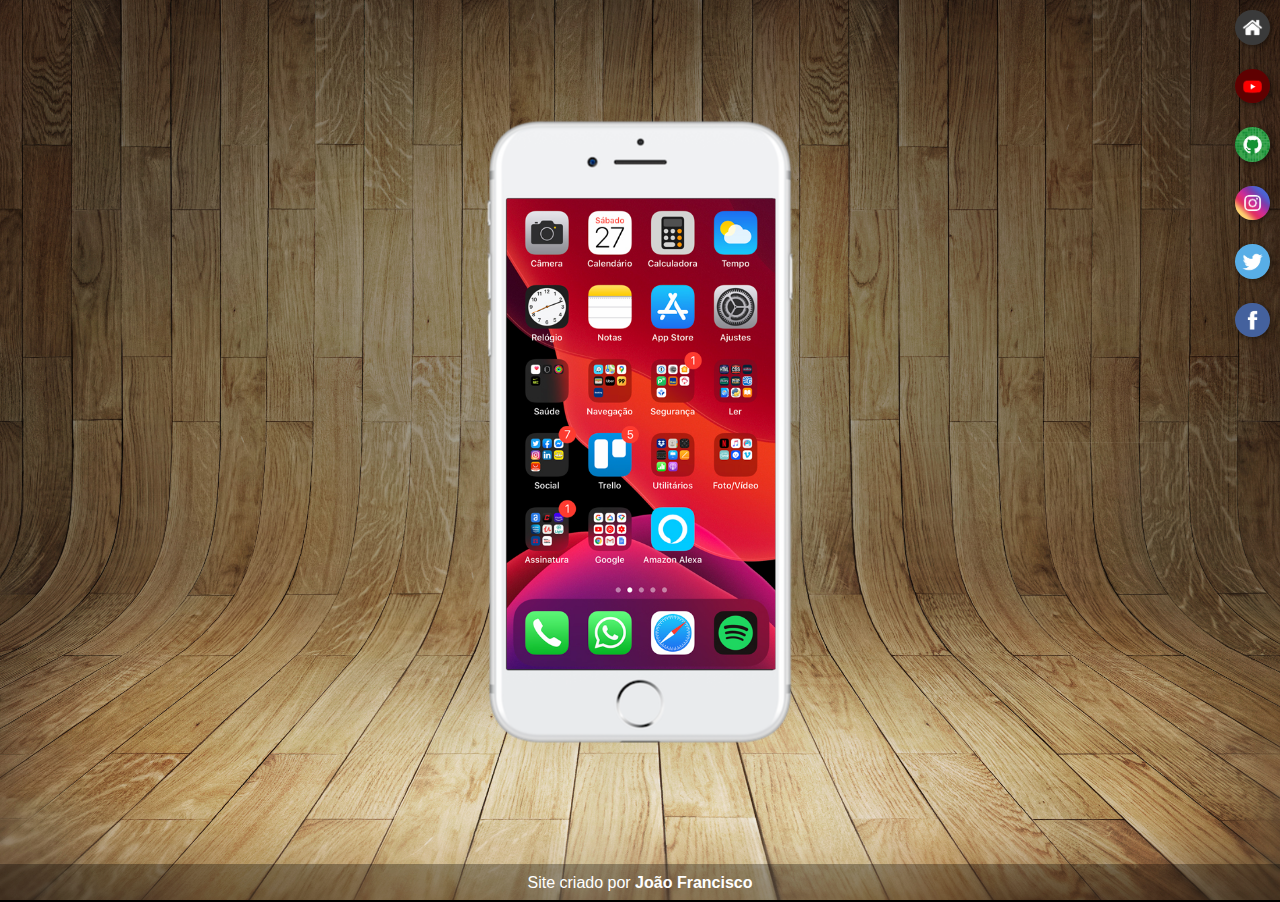
<file: index.html>
<!DOCTYPE html>
<html lang="pt-br">
<head>
    <meta charset="UTF-8">
    <meta name="viewport" content="width=device-width, initial-scale=1.0">
    <title>Projeto Redes Sociais</title>
    <link rel="shortcut icon" href="favicon.ico" type="image/x-icon">
    <link rel="stylesheet" href="estilos/style.css">
</head>
<body>
    <main>
        <section id="telefone">
            <iframe src="home.html" name="tela" id="tela" frameborder="0">Desculpe, seu navegador não é compatível com isso :(</iframe>
        </section>
        <section id="redes-sociais">
            <a href="home.html" target="tela"><img src="imagens/logo-home.jpg" alt="Home"></a> <br>
            <a href="youtube.html" target="tela"><img src="imagens/logo-youtube.jpg" alt="YouTube"></a> <br>
            <a href="github.html" target="tela"><img src="imagens/logo-github.jpg" alt="GitHub"></a> <br>
            <a href="instagram.html" target="tela"><img src="imagens/logo-instagram.jpg" alt="Instagram"></a> <br>
            <a href="twitter.html" target="tela"><img src="imagens/logo-twitter.jpg" alt="Twitter"></a> <br>
            <a href="facebook.html" target="tela"><img src="imagens/logo-facebook.jpg" alt="Facebook"></a>
        </section>
    </main>
    <section id="foot">
        <p>Site criado por <a href="https://github.com/joaofamello/">João Francisco</a></p>
    </section>
</body>
</html>
</file>
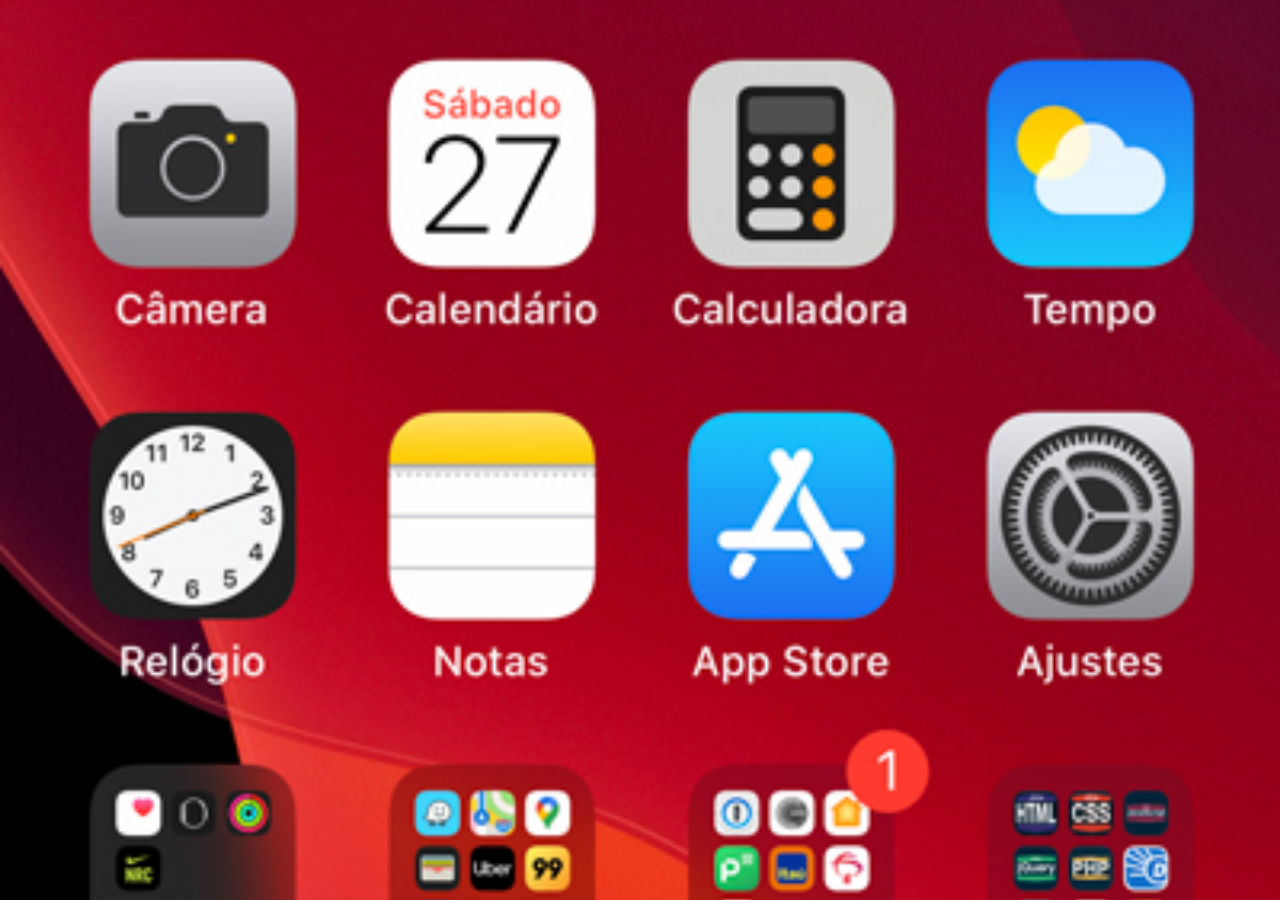
<file: home.html>
<!DOCTYPE html>
<html lang="pt-br">
<head>
    <meta charset="UTF-8">
    <meta name="viewport" content="width=device-width, initial-scale=1.0">
    <title>Home</title>
    <style>
        * {
            margin: 0px;
            padding: 0px;
        }

        body {
            width: 100vw;
            height: 100vh;
            background: black url(imagens/tela-home.jpg) no-repeat top center;
            background-size: cover;
        }
    </style>
</head>
<body>
    
</body>
</html>
</file>
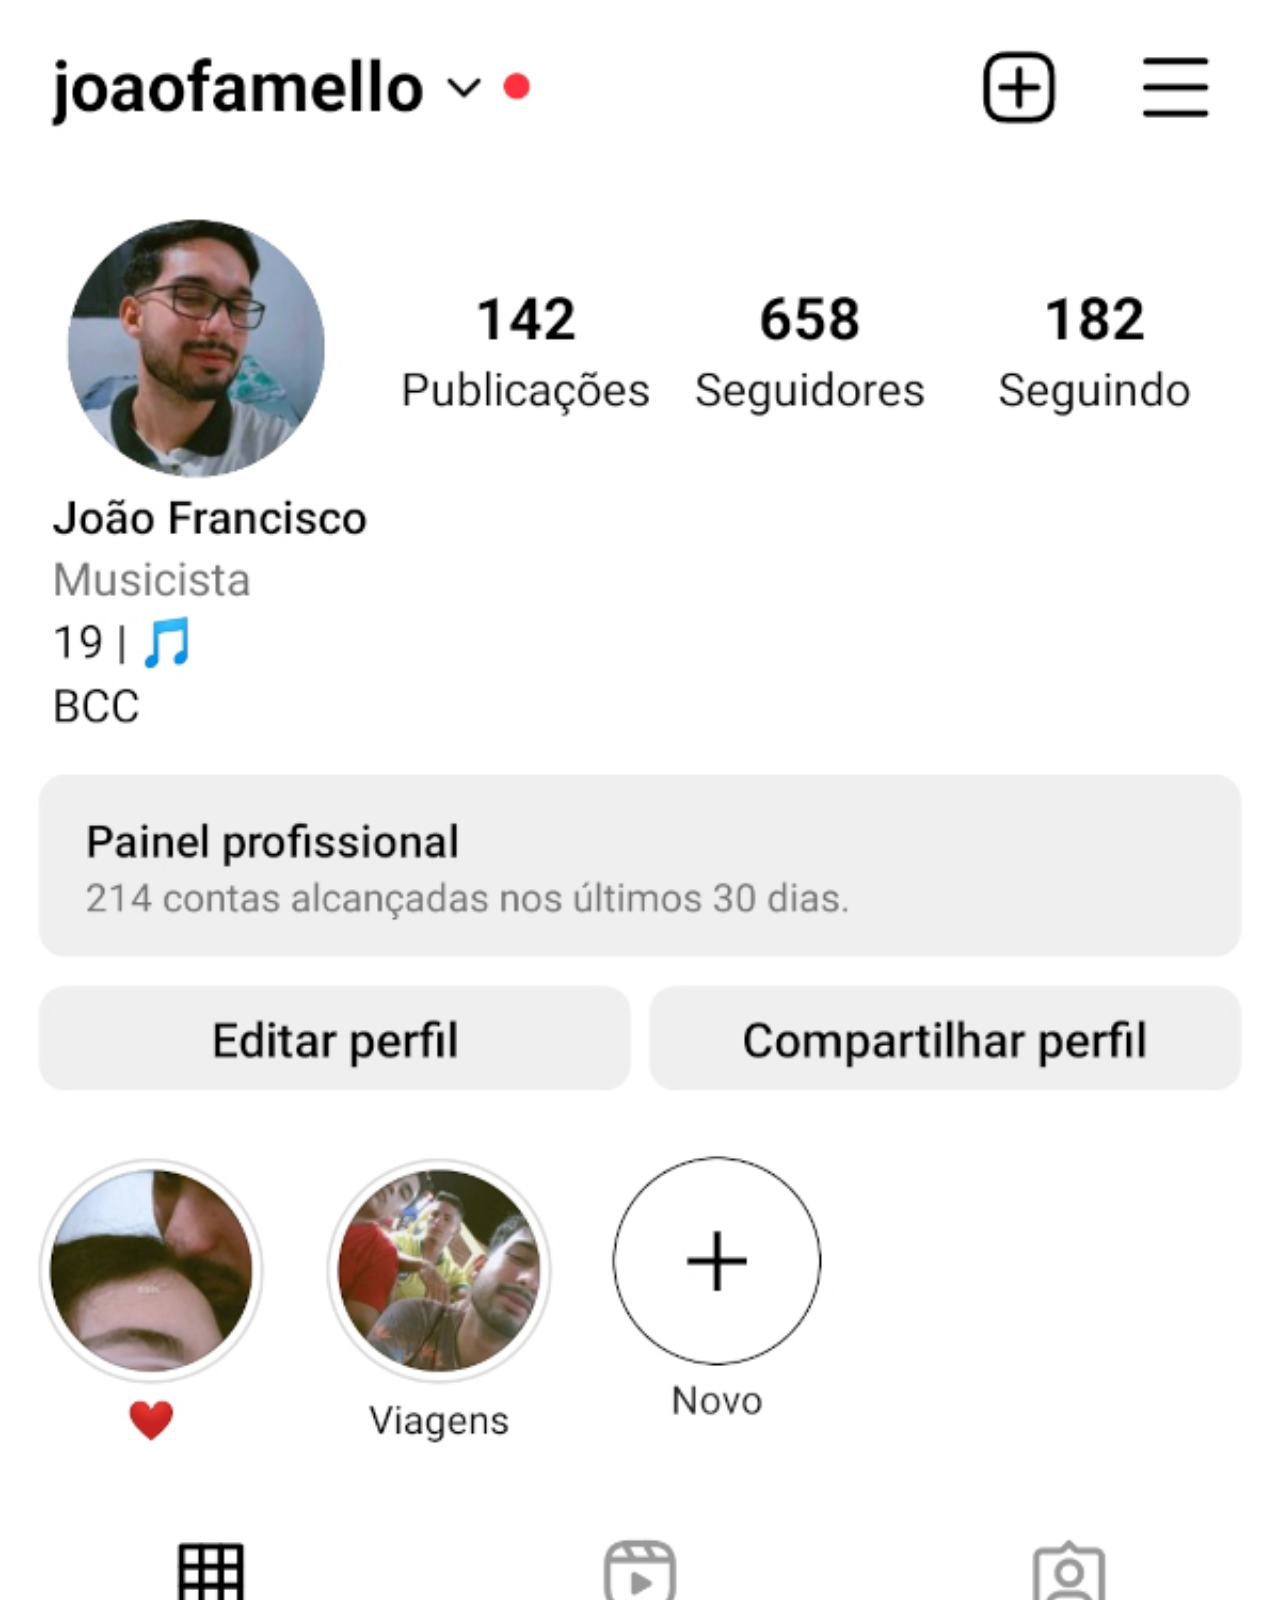
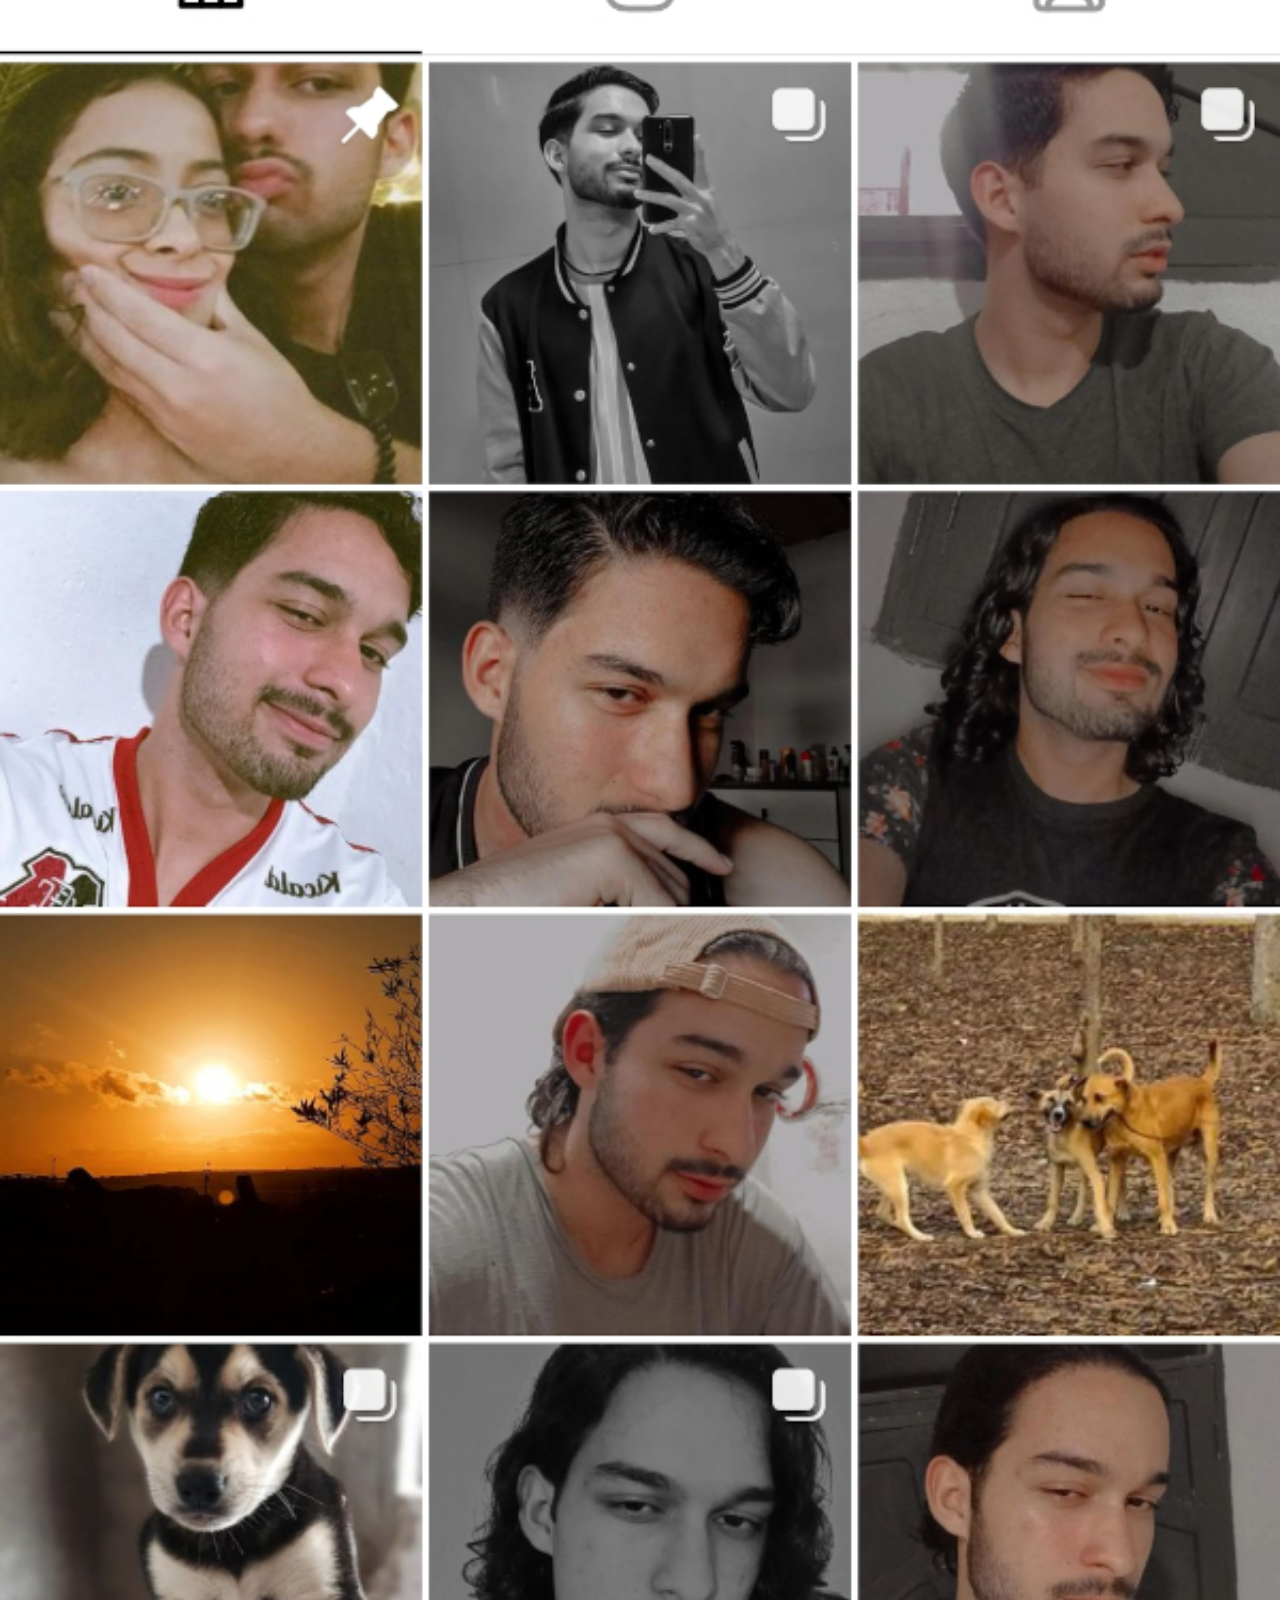
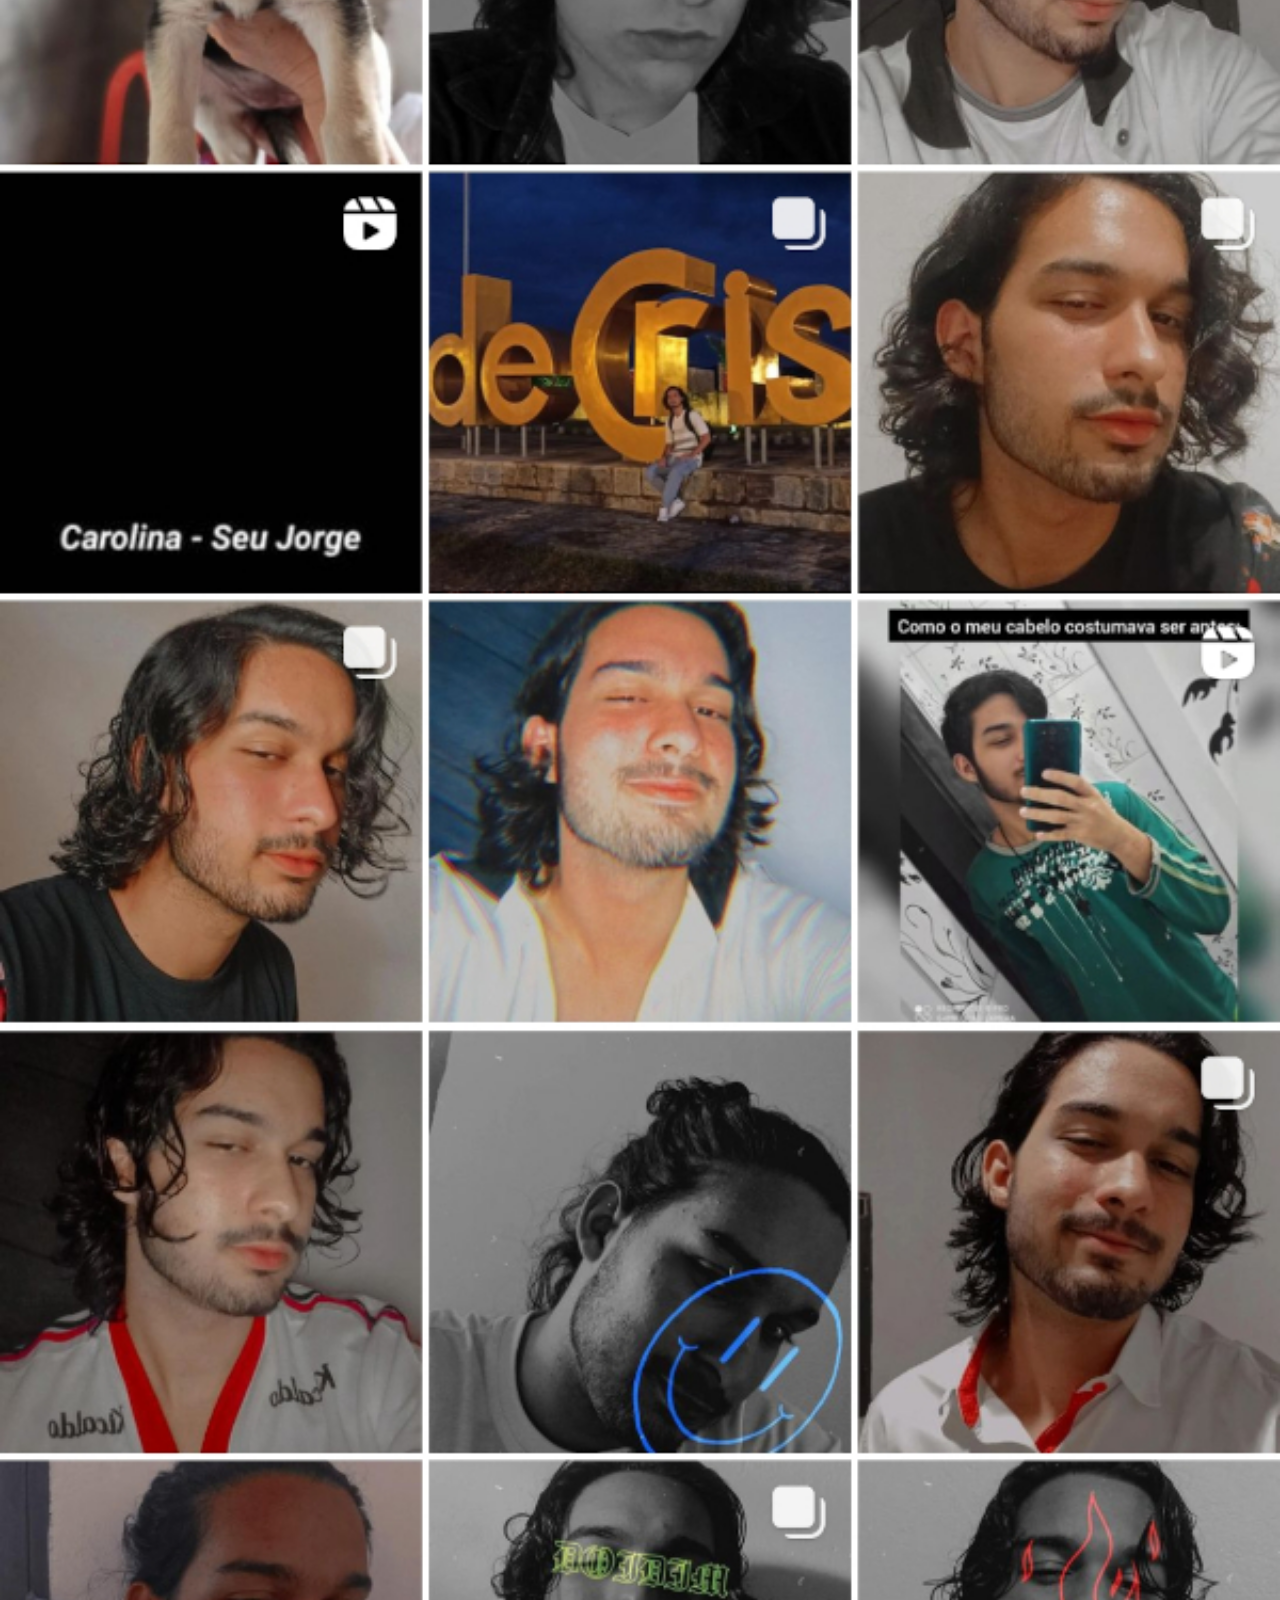
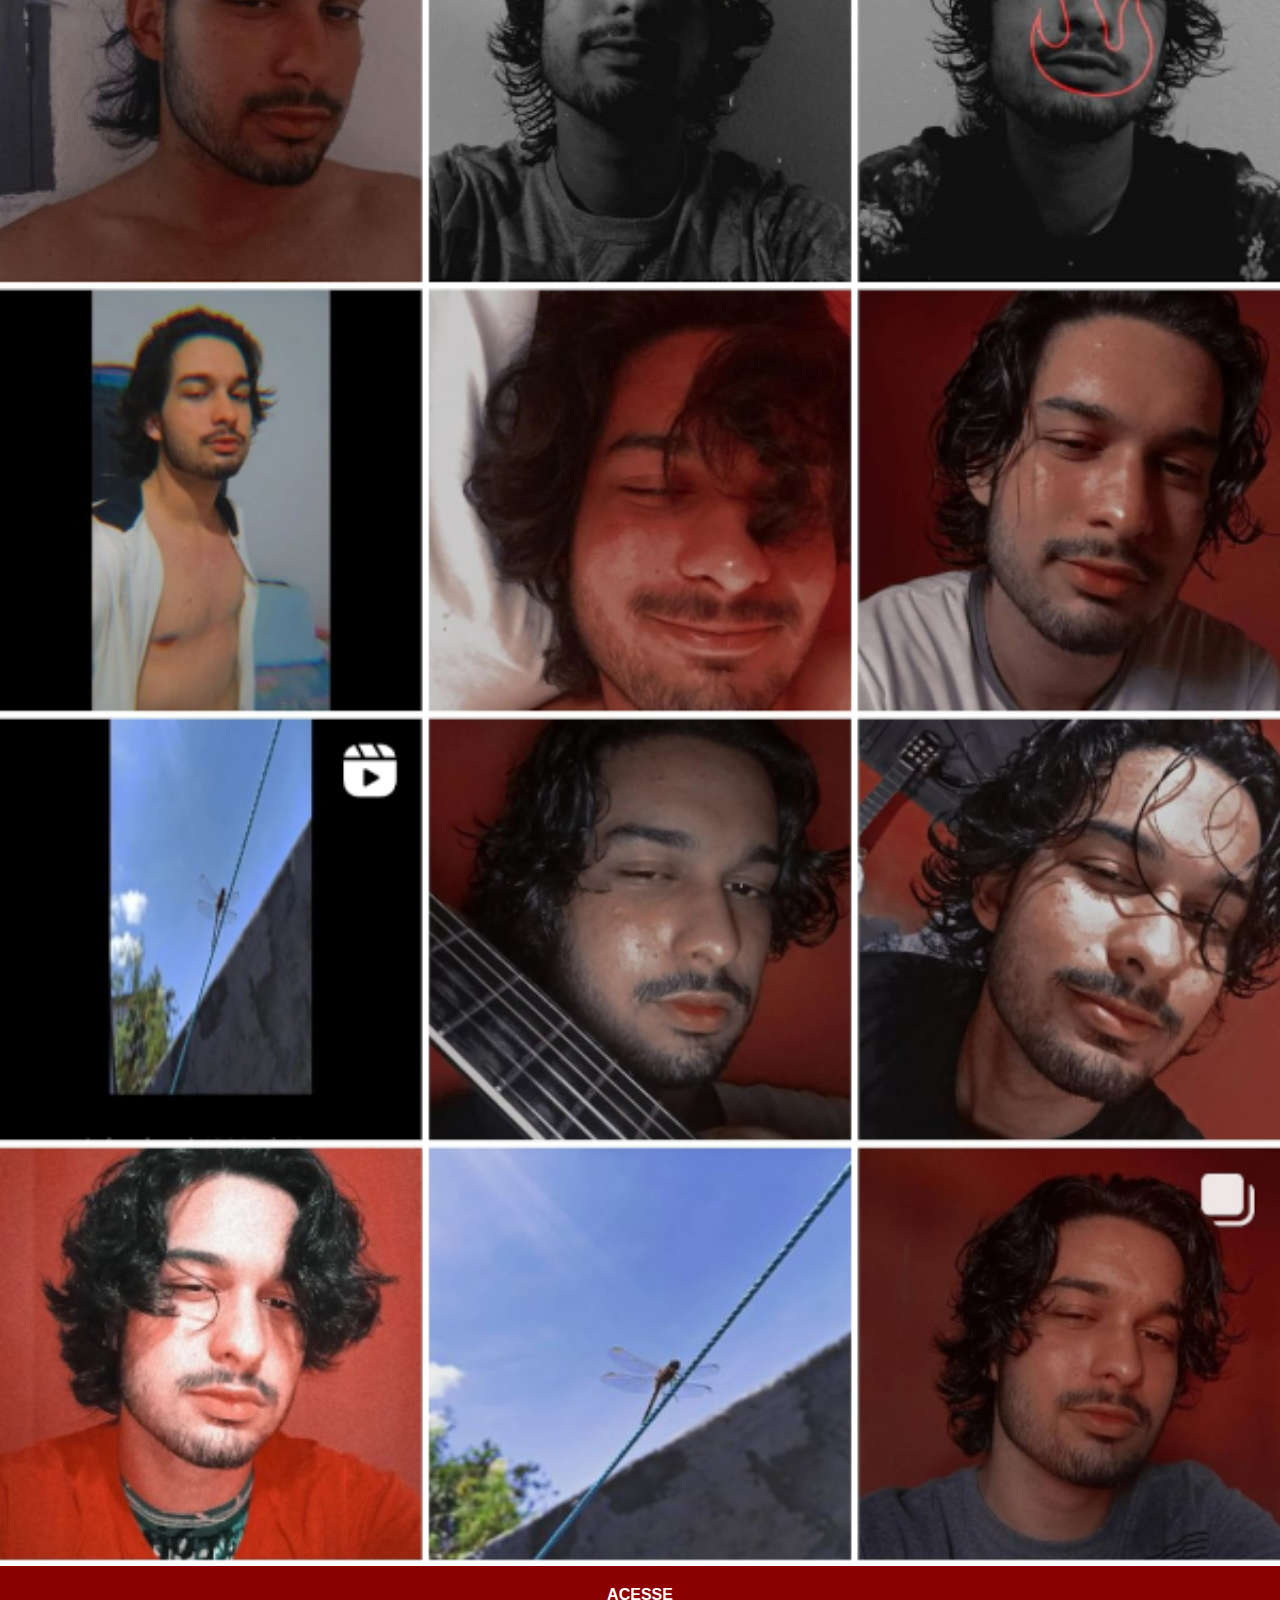
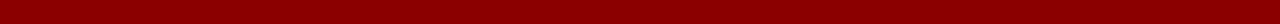
<file: instagram.html>
<!DOCTYPE html>
<html lang="pt-br">
<head>
    <meta charset="UTF-8">
    <meta name="viewport" content="width=device-width, initial-scale=1.0">
    <title>Document</title>
    <link rel="stylesheet" href="estilos/social.css">
</head>
<body>
    <img src="imagens/telainstagramjoao.jpg" alt="Instagram">
    <a href="http://instagram.com/joaofamello/" target="_blank">ACESSE</a>
</body>
</html>
</file>
<file: estilos/style.css>
@charset "UTF-8";

* {
    margin: 0px;
    padding: 0px;
    font-family: Arial, Helvetica, sans-serif;
}

html, body {
    height: 100vh;
    width: 100vw;
    background-color: black;
}

body {
    background: url(../imagens/fundo-madeira.jpg) no-repeat top center;
    background-size: cover;
    background-attachment: fixed;
}

main {
    height: 96vh;
    position: relative;
    
}

section#telefone {
    position: absolute;
    top: 50%;
    left: 50%;
    transform: translate(-50%, -50%);

    height: 627px;
    width: 311px;
    background: url(../imagens/frame-iphone.png) no-repeat;
}

iframe#tela {
    position: relative;
    top: 80px;
    left: 22px;
    width: 269px;
    height: 471px;
}

section#redes-sociais {
    text-align: right;
}

section#redes-sociais img {
    width: 2.7vw;
    margin: 10px;
    border-radius: 50%;
    box-shadow: 2px 2px 5px rgba(0, 0, 0, 0.400);
}
section#redes-sociais img:hover {
    border: 2px solid rgba(255, 255, 255, 0.637);
    transform: translate(-10px, -10px);
    box-shadow: 5px 5px 10px rgba(0, 0, 0, 0.651);
    transition: transform .3s, border .5s;
}

section#foot {
    background-color: rgba(0, 0, 0, 0.308);
    color: white;
    text-align: center;
    padding: 10px;
}

section#foot:hover {
    background-color: rgba(0, 0, 0, 0.623);
}

section#foot a {
    color: white;
    font-weight: bolder;
    text-decoration: none;
}

section#foot a:hover {
    text-decoration: underline;
}
</file>
<file: estilos/social.css>
@charset "UTF-8";

* {
    margin: 0px;
    padding: 0px;
    font-family: Arial, Helvetica, sans-serif;
}

::-webkit-scrollbar {
    width: 0px;
    height: 0px;
}

img {
    width: 100vw;
}

        a {
    display: block;
    background-color: darkred;
    color: white;
    padding: 20px;
    text-align: center;
    font-weight: bolder;
    text-decoration: none;
}

a:hover {
    background-color: red;
}
</file>
